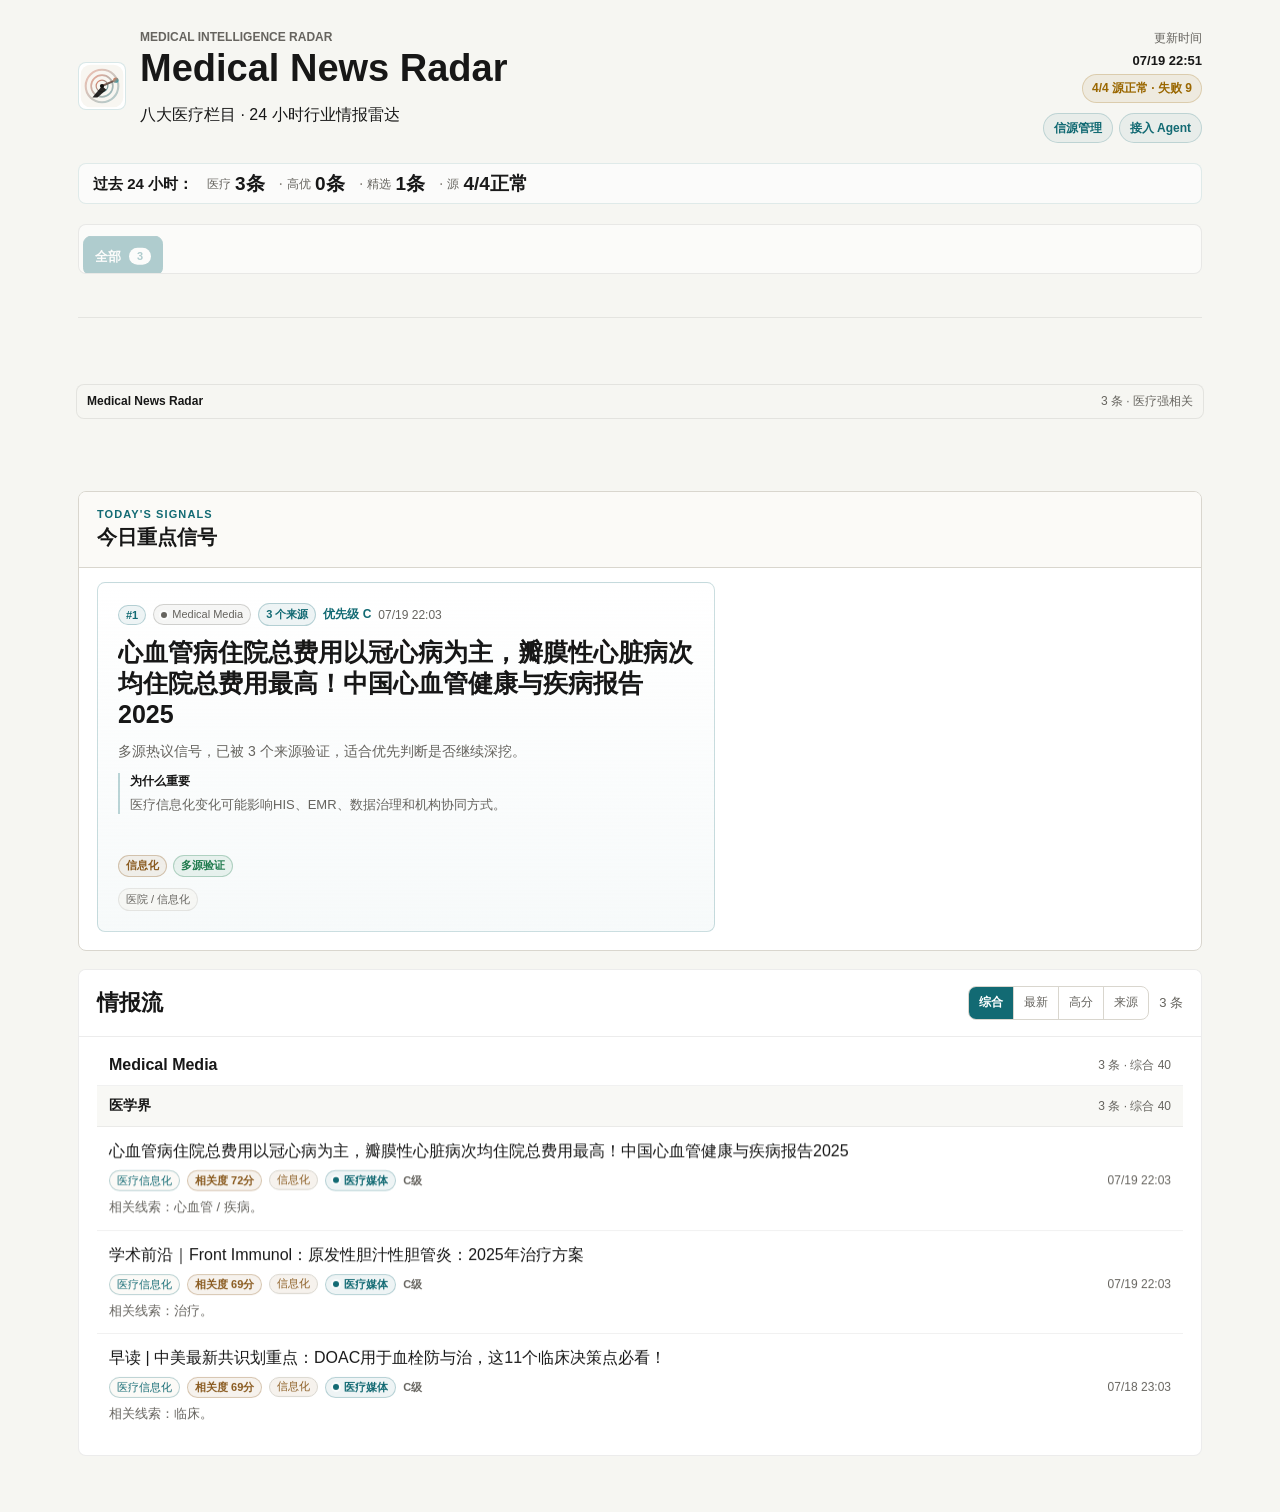
<file: index.html>
<!doctype html>
<html lang="zh-CN">
  <head>
    <meta charset="UTF-8" />
    <meta name="viewport" content="width=device-width, initial-scale=1.0" />
    <title>Medical News Radar｜24 小时医疗情报雷达</title>
    <meta
      name="description"
      content="自动整理过去 24 小时值得看的医疗、公共卫生、临床研究与行业动态；帮你从一堆信源里筛选出高价值医疗情报。"
    />
    <link rel="canonical" href="https://xavier9802.github.io/medical-news-radar/" />
    <meta property="og:title" content="Medical News Radar｜24 小时医疗情报雷达" />
    <meta
      property="og:description"
      content="自动整理过去 24 小时值得看的医疗、公共卫生、临床研究与行业动态；帮你从一堆信源里筛选出高价值医疗情报。"
    />
    <meta property="og:type" content="website" />
    <meta property="og:url" content="https://xavier9802.github.io/medical-news-radar/" />
    <meta property="og:site_name" content="Medical News Radar" />
    <meta name="application-name" content="Medical News Radar" />
    <meta name="theme-color" content="#f6f6f2" />
    <meta name="mobile-web-app-capable" content="yes" />
    <meta name="apple-mobile-web-app-title" content="Medical News Radar" />
    <meta name="apple-mobile-web-app-capable" content="yes" />
    <meta name="apple-mobile-web-app-status-bar-style" content="default" />
    <meta name="twitter:card" content="summary" />
    <meta name="twitter:title" content="Medical News Radar｜24 小时医疗情报雷达" />
    <meta
      name="twitter:description"
      content="自动整理过去 24 小时值得看的医疗、公共卫生、临床研究与行业动态；帮你从一堆信源里筛选出高价值医疗情报。"
    />
    <link rel="icon" href="./assets/logo.svg" type="image/svg+xml" />
    <link rel="icon" href="./assets/icons/favicon-32.png" sizes="32x32" type="image/png" />
    <link rel="apple-touch-icon" href="./assets/icons/apple-touch-icon.png" sizes="180x180" />
    <link rel="manifest" href="./site.webmanifest" />
    <link rel="stylesheet" href="./assets/styles.css?v=ui-polish-0626a" />
  </head>
  <body>
    <main class="shell">
      <header class="hero">
        <div class="hero-main">
          <div class="hero-headline">
            <img class="hero-logo" src="./assets/logo.svg" alt="Medical News Radar Logo" />
            <div>
              <p class="hero-tag">MEDICAL INTELLIGENCE RADAR</p>
              <h1>Medical News Radar</h1>
              <p class="hero-sub">八大医疗栏目 · 24 小时行业情报雷达</p>
            </div>
          </div>
        </div>
        <div class="hero-meta">
          <span class="updated-label">更新时间</span>
          <span class="updated" id="updatedAt">加载中...</span>
          <span class="source-status-pill" id="sourceStatusPill">源状态加载中</span>
          <div class="hero-links" aria-label="项目入口">
            <a class="hero-link" href="./sources.html">信源管理</a>
            <a
              class="hero-link"
              href="https://github.com/xavier9802/medical-news-radar"
              target="_blank"
              rel="noopener noreferrer"
            >接入 Agent</a>
          </div>
        </div>

        <section class="stats" id="stats"></section>

        <section class="section-nav-wrap" aria-label="内容栏目">
          <div class="section-tabs" id="sectionTabs" role="tablist" aria-label="医疗新闻栏目"></div>
          <div class="section-summary" id="sectionSummary">正在整理栏目...</div>
        </section>
      </header>

      <section class="primary-controls">
        <input id="searchInput" type="search" placeholder="搜索医疗信号 / 来源" />
        <div class="mode-hint" id="modeHint">医疗强相关</div>
      </section>

      <div class="sticky-summary-bar" aria-label="当前视图摘要">
        <strong>Medical News Radar</strong>
        <span id="stickySummaryText">正在整理 24 小时信号...</span>
      </div>

      <details class="advanced-panel">
        <summary>
          <span>高级筛选</span>
          <span class="advanced-summary" id="advancedSummary">加载中...</span>
        </summary>
        <div class="advanced-content">
          <div class="advanced-controls">
            <label class="field">
              <span>时间范围</span>
              <select id="timeRangeSelect" aria-label="时间范围">
                <option value="24h">过去 24 小时</option>
              </select>
            </label>
            <label class="field">
              <span>来源类型</span>
              <select id="sourceTypeSelect">
                <option value="">全部来源</option>
                <option value="official">官方 / 一手</option>
                <option value="media">精选媒体 / 期刊</option>
                <option value="community">社区 / 学术</option>
                <option value="rss">RSS / OPML</option>
                <option value="aggregate">聚合源</option>
                
                
              </select>
            </label>
            <label class="field">
              <span>内容类型</span>
              <select id="sectionSelect"></select>
            </label>
            <label class="field">
              <span>信号等级</span>
              <select id="signalLevelSelect">
                <option value="">全部信号</option>
                <option value="high">高优先级</option>
                <option value="curated">精选 / 官方</option>
                <option value="multi">多源验证</option>
              </select>
            </label>
            <label class="field">
              <span>具体来源</span>
              <select id="siteSelect">
                <option value="">全部站点</option>
              </select>
            </label>
            <div class="field">
              <span>医疗相关度</span>
              <div class="mode-switch">
                <button id="modeAiBtn" class="mode-btn active" type="button">医疗强相关</button>
                <button id="modeAllBtn" class="mode-btn" type="button">全量</button>
              </div>
            </div>
            <label id="allDedupeWrap" class="all-dedupe" for="allDedupeToggle">
              <input id="allDedupeToggle" type="checkbox" checked />
              <span class="all-dedupe-dot"></span>
              <span id="allDedupeLabel">去重开</span>
            </label>
          </div>
          <div class="source-health" id="sourceHealth">源状态加载中...</div>
          <details class="source-detail-panel">
            <summary>查看源状态详情</summary>
            <div class="source-health-details" id="sourceHealthDetails"></div>
            <section class="coverage-strip" id="coverageStrip" aria-label="Source coverage status"></section>
            <section class="source-status-table" id="sourceStatusTable" aria-label="源状态详情"></section>
            <section class="site-pills" id="sitePills"></section>
          </details>
        </div>
      </details>

      <section class="bole-picks-wrap" aria-label="今日 Top 3" id="bolePicksWrap">
        <div class="bole-picks-head">
          <div>
            <p class="section-eyebrow">TODAY'S SIGNALS</p>
            <h2 id="topStoriesTitle">今日重点信号</h2>
          </div>
          <div class="bole-head-tools">
            <div class="bole-view-toggle" id="boleViewToggle" hidden>
              <button id="boleHotBtn" class="mode-btn" type="button">当前热点</button>
              <button id="boleTimelineBtn" class="mode-btn" type="button">时间线</button>
            </div>
            <span id="bolePicksMeta">按评分排序</span>
          </div>
        </div>
        <div id="bolePicksList" class="bole-board"></div>
      </section>

      <section class="list-wrap">
        <div class="list-head">
          <h2 id="listTitle">全量医疗情报源</h2>
          <div class="list-head-tools">
            <div class="list-sort-tools" id="listSortTools" role="group" aria-label="全量列表排序">
              <button class="list-sort-btn active" type="button" data-sort="priority" title="综合来源权重、医疗相关度、新鲜度与信号强度">综合</button>
              <button class="list-sort-btn" type="button" data-sort="latest" title="按发布时间或发现时间倒序">最新</button>
              <button class="list-sort-btn" type="button" data-sort="ai" title="按高医疗相关度信号倒序">高分</button>
              <button class="list-sort-btn" type="button" data-sort="source" title="按来源聚合度整理">来源</button>
            </div>
            <span id="resultCount">0 条</span>
          </div>
        </div>
        <div id="newsList" class="news-list"></div>
      </section>

    </main>

    <template id="itemTpl">
      <article class="news-card">
        <a class="title" target="_blank" rel="noopener noreferrer"></a>
        <div class="meta-row">
          <span class="site"></span>
          <span class="category"></span>
          <span class="source"></span>
          <time class="time"></time>
        </div>
        <p class="news-summary"></p>
      </article>
    </template>

    <script src="https://cdn.jsdelivr.net/npm/gsap@3.13.0/dist/gsap.min.js" integrity="sha384-HOvlOYPIs/zjoIkWUGXkVmXsjr8GuZLV+Q+rcPwmJOVZVpvTSXQChiN4t9Euv9Vc" crossorigin="anonymous" defer></script>
    <script src="./assets/motion.js?v=ui-adjustment-0620a" defer></script>
    <script src="./assets/runtime-config.js?v=medical-source-v2" defer></script>
    <script src="./assets/app.js?v=medical-source-v2" defer></script>
  </body>
</html>
</file>
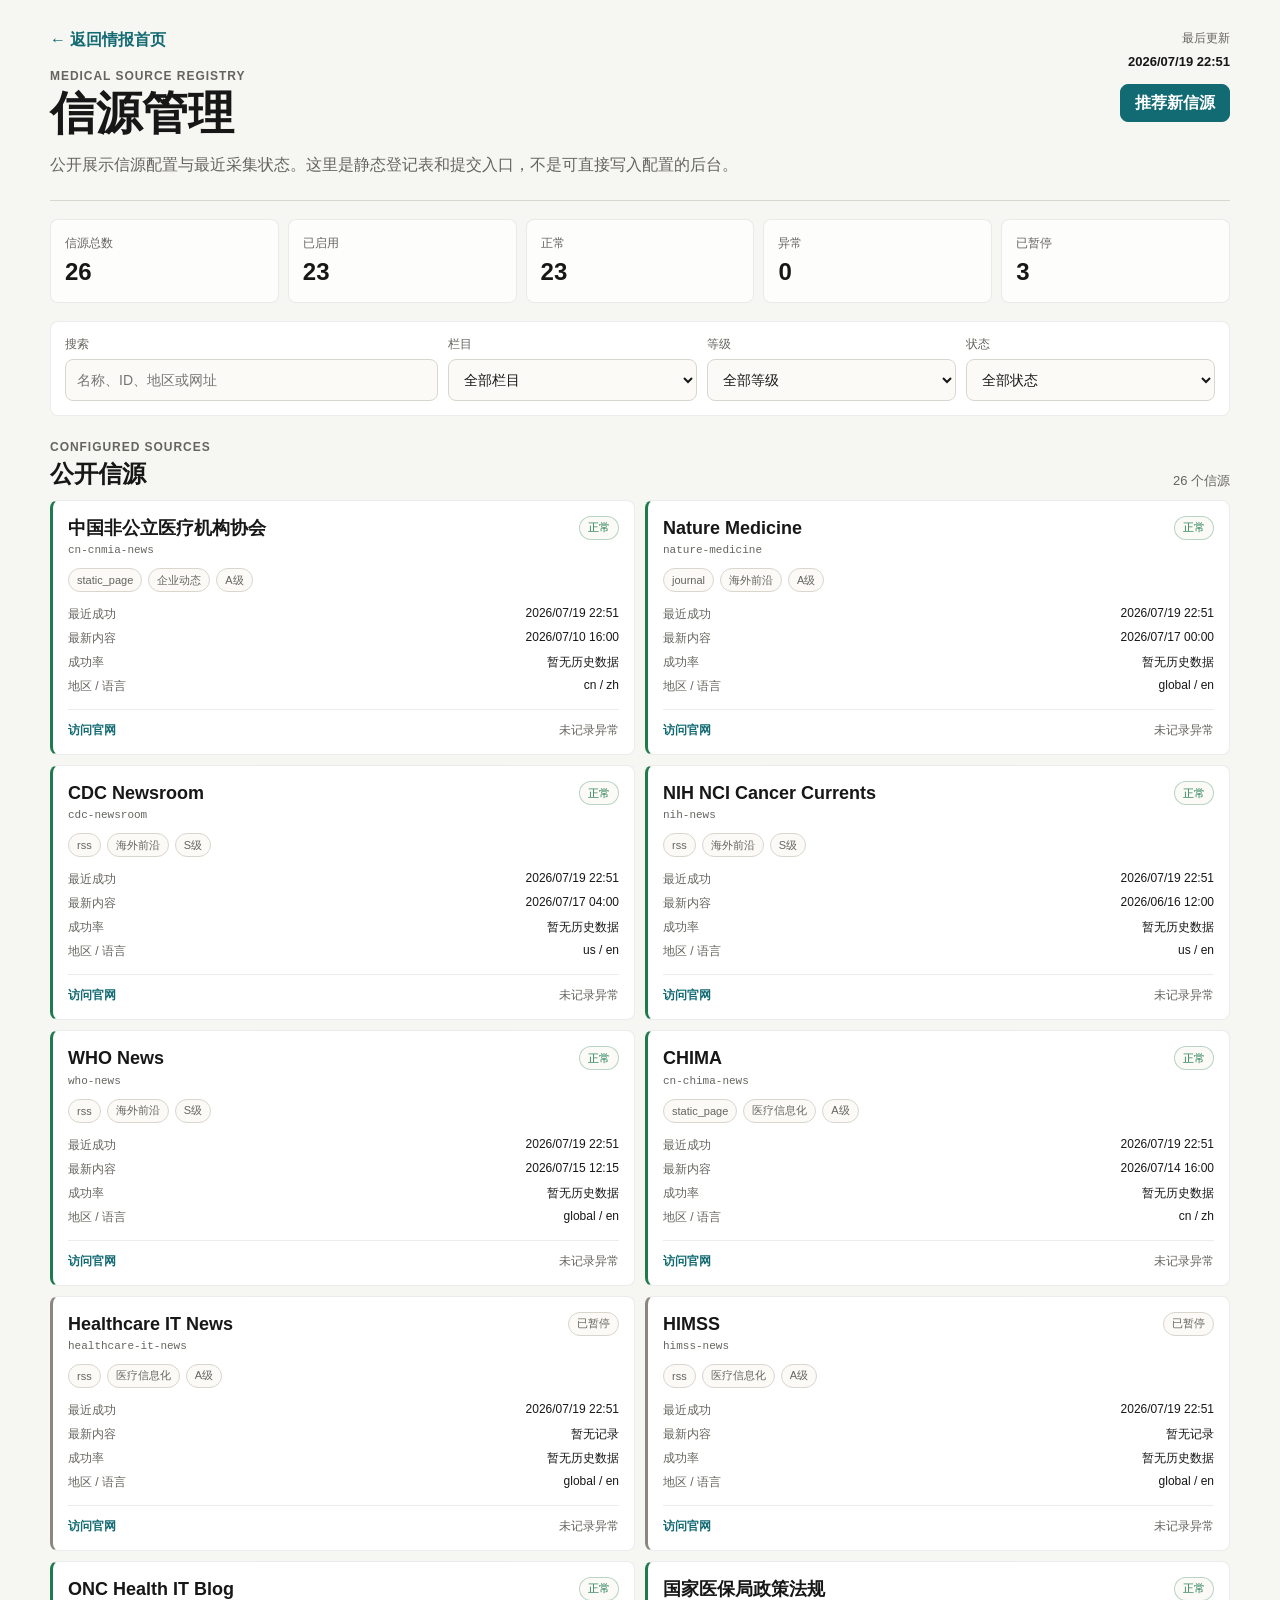
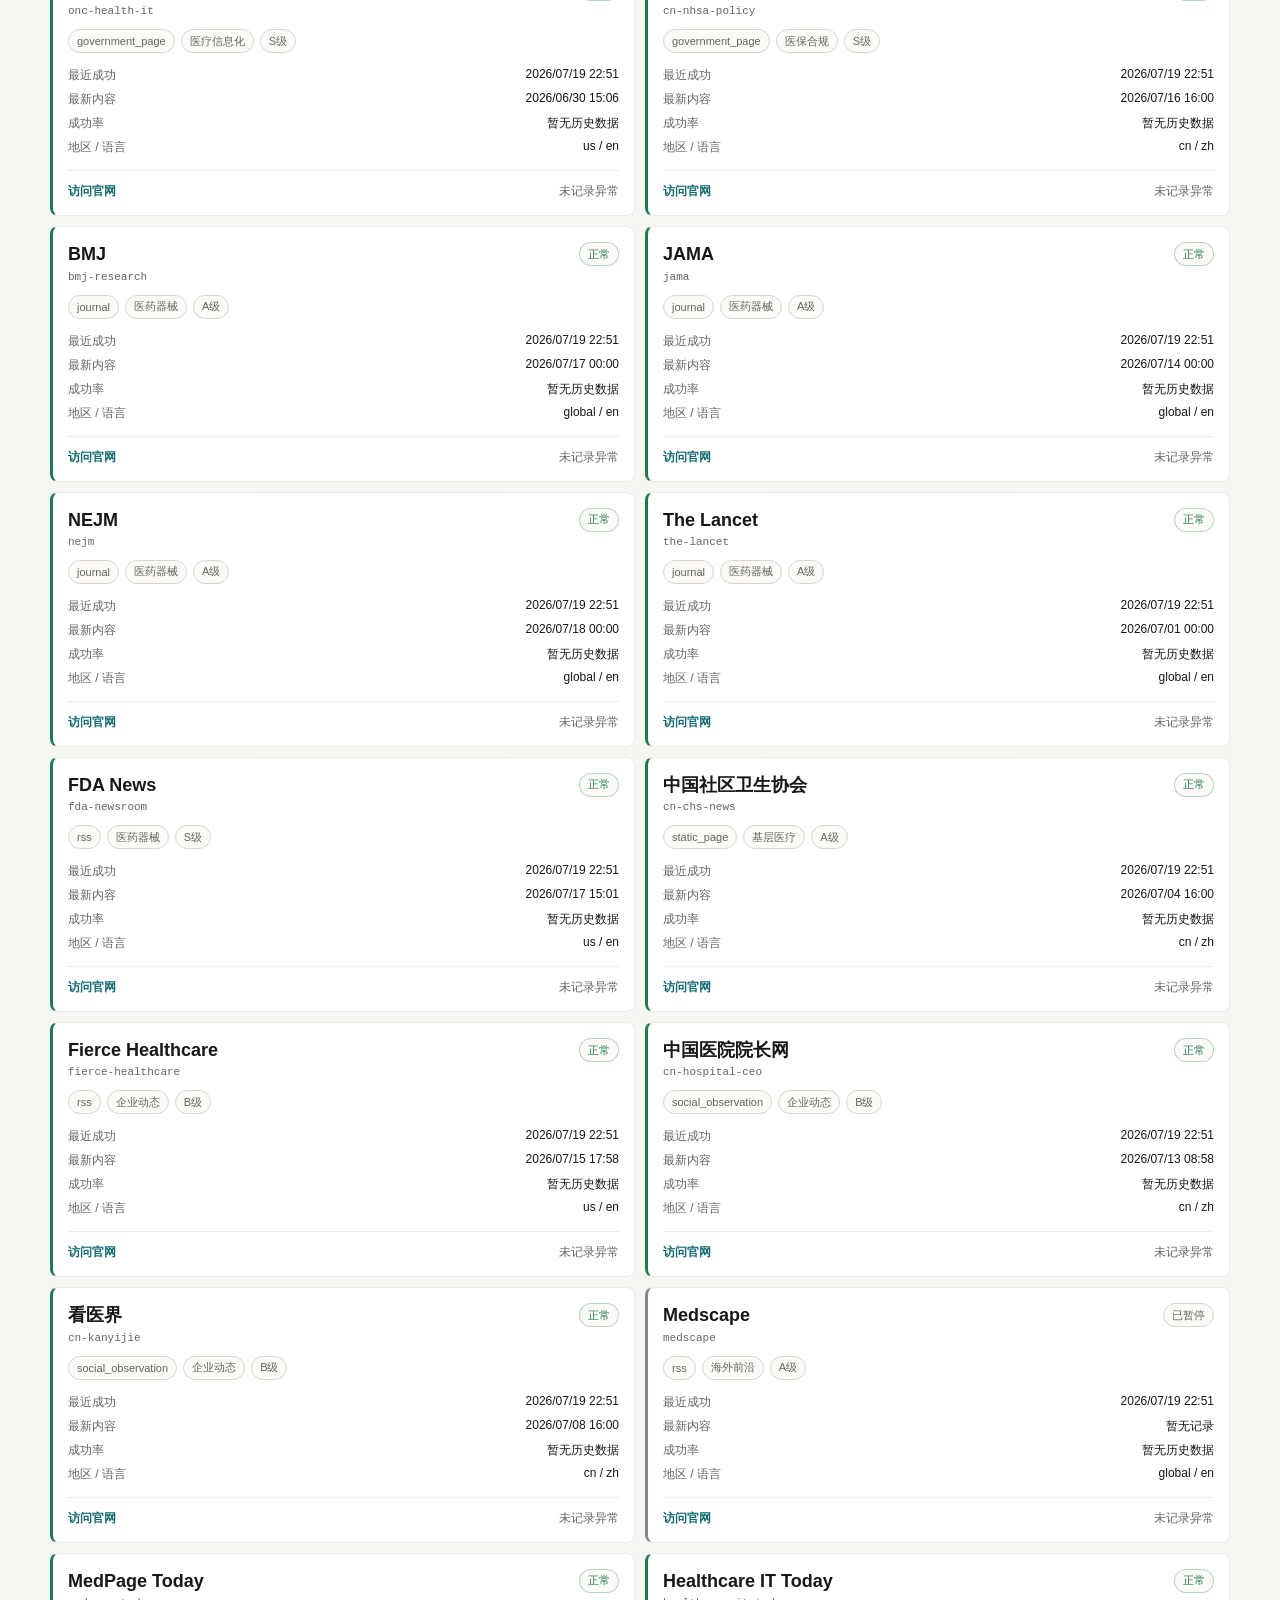
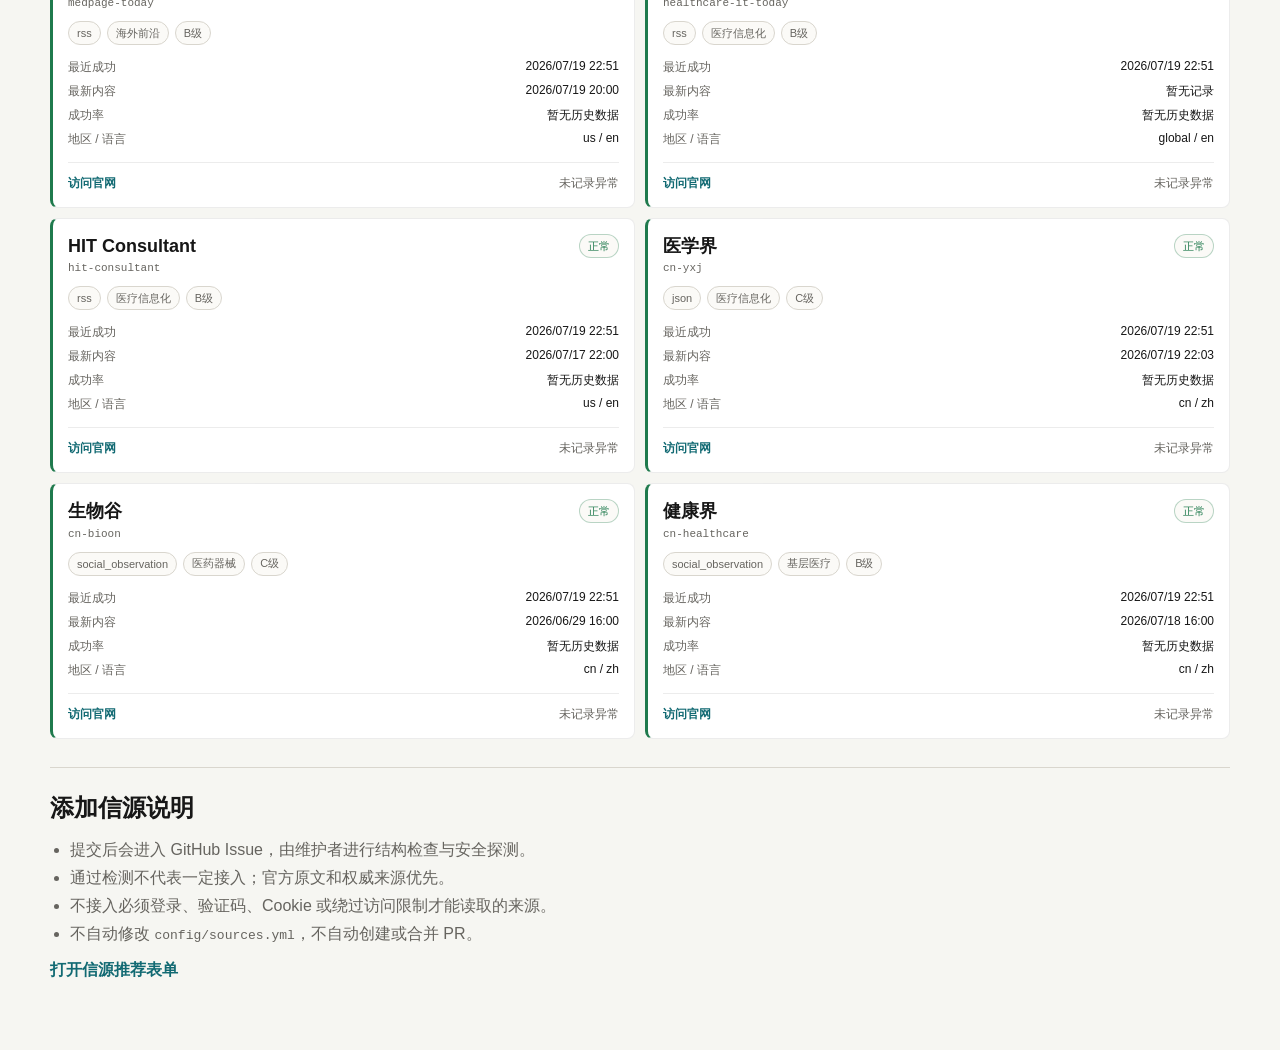
<file: sources.html>
<!doctype html>
<html lang="zh-CN">
  <head>
    <meta charset="UTF-8" />
    <meta name="viewport" content="width=device-width, initial-scale=1.0" />
    <title>信源管理｜Medical News Radar</title>
    <meta name="description" content="查看 Medical News Radar 的公开信源、栏目、等级与最近采集状态。" />
    <meta name="theme-color" content="#f6f6f2" />
    <link rel="icon" href="./assets/logo.svg" type="image/svg+xml" />
    <link rel="stylesheet" href="./assets/styles.css?v=medical-source-v1" />
    <link rel="stylesheet" href="./assets/sources.css?v=medical-source-v1" />
  </head>
  <body>
    <main class="source-shell">
      <header class="source-hero">
        <div class="source-hero-copy">
          <a class="source-back" href="./index.html">← 返回情报首页</a>
          <p class="source-eyebrow">MEDICAL SOURCE REGISTRY</p>
          <h1>信源管理</h1>
          <p class="source-intro">公开展示信源配置与最近采集状态。这里是静态登记表和提交入口，不是可直接写入配置的后台。</p>
        </div>
        <div class="source-hero-actions">
          <span class="source-updated-label">最后更新</span>
          <strong id="sourceUpdatedAt">加载中…</strong>
          <a
            class="source-recommend"
            href="https://github.com/xavier9802/medical-news-radar/issues/new?template=source-request.yml"
            target="_blank"
            rel="noopener noreferrer"
          >推荐新信源</a>
        </div>
      </header>

      <section class="source-stats" id="sourceStats" aria-label="信源统计"></section>

      <section class="source-filters" aria-label="筛选信源">
        <label>
          <span>搜索</span>
          <input id="sourceSearch" type="search" placeholder="名称、ID、地区或网址" />
        </label>
        <label>
          <span>栏目</span>
          <select id="sourceCategoryFilter">
            <option value="">全部栏目</option>
            <option value="policy">政策监管</option>
            <option value="medical_ai">医疗AI</option>
            <option value="primary_care">基层医疗</option>
            <option value="insurance_compliance">医保合规</option>
            <option value="health_it">医疗信息化</option>
            <option value="pharma_device">医药器械</option>
            <option value="company_market">企业动态</option>
            <option value="global_healthtech">海外前沿</option>
          </select>
        </label>
        <label>
          <span>等级</span>
          <select id="sourceTierFilter">
            <option value="">全部等级</option>
            <option value="s">S级</option>
            <option value="a">A级</option>
            <option value="b">B级</option>
            <option value="c">C级</option>
          </select>
        </label>
        <label>
          <span>状态</span>
          <select id="sourceStatusFilter">
            <option value="">全部状态</option>
            <option value="healthy">正常</option>
            <option value="warning">注意</option>
            <option value="failed">异常</option>
            <option value="disabled">已暂停</option>
            <option value="unknown">未知</option>
          </select>
        </label>
      </section>

      <section class="source-results">
        <header class="source-results-head">
          <div>
            <p class="source-eyebrow">CONFIGURED SOURCES</p>
            <h2>公开信源</h2>
          </div>
          <span id="sourceResultCount">0 个信源</span>
        </header>
        <div class="source-list" id="sourceList">
          <div class="source-empty">正在加载信源状态…</div>
        </div>
      </section>

      <aside class="source-guidance">
        <h2>添加信源说明</h2>
        <ul>
          <li>提交后会进入 GitHub Issue，由维护者进行结构检查与安全探测。</li>
          <li>通过检测不代表一定接入；官方原文和权威来源优先。</li>
          <li>不接入必须登录、验证码、Cookie 或绕过访问限制才能读取的来源。</li>
          <li>不自动修改 <code>config/sources.yml</code>，不自动创建或合并 PR。</li>
        </ul>
        <a
          href="https://github.com/xavier9802/medical-news-radar/issues/new?template=source-request.yml"
          target="_blank"
          rel="noopener noreferrer"
        >打开信源推荐表单</a>
      </aside>
    </main>

    <script src="./assets/runtime-config.js?v=medical-source-v1"></script>
    <script src="./assets/sources.js?v=medical-source-v1"></script>
  </body>
</html>
</file>
<file: assets/styles.css>
:root {
  --bg: #f6f6f2;
  --bg-alt: #eeecea;
  --surface: #ffffff;
  --surface-soft: #fbfaf7;
  --surface-alt: #f4f2ef;
  --ink: #171717;
  --ink-soft: #3f3d39;
  --muted: #66645f;
  --muted-soft: #8b8780;
  --line: #d9d6ce;
  --line-soft: rgba(23, 23, 23, 0.08);
  --accent: #126a73;
  --accent-warm: #b55231;
  --good: #1f7a4d;
  --warn: #9a6700;
  --bad: #b42318;
  --radius: 8px;
}

* {
  box-sizing: border-box;
}

html,
body {
  margin: 0;
  min-height: 100%;
  font-family: -apple-system, BlinkMacSystemFont, "Segoe UI", "Noto Sans SC", "Microsoft YaHei", sans-serif;
  color: var(--ink);
  background: var(--bg);
}

button,
input,
select {
  font: inherit;
}

button {
  cursor: pointer;
}

.shell {
  max-width: 1160px;
  margin: 0 auto;
  padding: 30px 18px 56px;
}

.hero {
  display: grid;
  grid-template-columns: minmax(0, 1fr) auto;
  gap: 18px 28px;
  padding-bottom: 14px;
  border-bottom: 1px solid var(--line-soft);
}

.hero-main {
  min-width: 0;
}

.hero-headline {
  display: flex;
  gap: 14px;
  align-items: center;
}

.hero-headline > div {
  min-width: 0;
}

.hero-logo {
  width: 48px;
  height: 48px;
  border: 1px solid rgba(18, 106, 115, 0.16);
  border-radius: var(--radius);
  background: var(--surface);
}

.hero-tag {
  margin: 0;
  font-size: 12px;
  letter-spacing: 0;
  color: var(--muted);
  font-weight: 720;
}

.hero h1 {
  margin: 4px 0 0;
  font-size: 38px;
  line-height: 1.08;
  overflow-wrap: break-word;
}

.hero-meta {
  align-self: start;
  display: grid;
  gap: 6px;
  min-width: 178px;
  padding: 0;
  border: 0;
  border-radius: var(--radius);
  background: transparent;
  justify-items: end;
  text-align: right;
}

.updated-label {
  color: var(--muted);
  font-size: 12px;
}

.updated {
  color: var(--ink);
  font-size: 13px;
  font-weight: 700;
}

.source-status-pill {
  display: inline-flex;
  width: max-content;
  max-width: 100%;
  align-items: center;
  gap: 6px;
  border: 1px solid rgba(31, 122, 77, 0.18);
  border-radius: 999px;
  padding: 5px 9px;
  color: var(--good);
  background: rgba(31, 122, 77, 0.07);
  font-size: 12px;
  font-weight: 740;
}

.source-status-pill.warn {
  color: var(--warn);
  border-color: rgba(154, 103, 0, 0.22);
  background: rgba(154, 103, 0, 0.08);
}

.source-status-pill.bad {
  color: var(--bad);
  border-color: rgba(180, 35, 24, 0.22);
  background: rgba(180, 35, 24, 0.07);
}

.hero-links {
  display: flex;
  flex-wrap: wrap;
  justify-content: flex-end;
  gap: 6px;
  margin-top: 4px;
}

.hero-link {
  display: inline-flex;
  align-items: center;
  justify-content: center;
  min-height: 30px;
  border: 1px solid rgba(18, 106, 115, 0.2);
  border-radius: 999px;
  padding: 5px 10px;
  color: var(--accent);
  background: rgba(18, 106, 115, 0.06);
  font-size: 12px;
  font-weight: 740;
  line-height: 1;
  text-decoration: none;
  white-space: nowrap;
}

.hero-link:hover {
  border-color: rgba(18, 106, 115, 0.36);
  background: rgba(18, 106, 115, 0.1);
}

.stats {
  grid-column: 1 / -1;
  display: flex;
  min-width: 0;
  flex-wrap: nowrap;
  align-items: center;
  gap: clamp(6px, 1.2vw, 14px);
  margin-top: 2px;
  border: 1px solid rgba(18, 106, 115, 0.12);
  border-radius: var(--radius);
  padding: 10px 14px;
  background: rgba(255, 255, 255, 0.58);
  overflow: hidden;
  white-space: nowrap;
}

.section-nav-wrap {
  grid-column: 1 / -1;
  display: grid;
  gap: 10px;
  padding-top: 2px;
}

.section-tabs {
  display: flex;
  gap: 4px;
  align-items: center;
  overflow-x: auto;
  scrollbar-width: none;
  -webkit-overflow-scrolling: touch;
  border: 1px solid var(--line-soft);
  border-radius: var(--radius);
  padding: 4px;
  background: rgba(255, 255, 255, 0.52);
}

.section-tabs::-webkit-scrollbar {
  display: none;
}

.section-tab {
  flex: 0 0 auto;
  min-height: 40px;
  display: inline-flex;
  align-items: center;
  gap: 8px;
  border: 1px solid transparent;
  border-radius: var(--radius);
  padding: 0 11px;
  color: var(--muted);
  background: transparent;
  font-size: 13px;
}

.section-tab span,
.section-tab strong {
  line-height: 1;
  white-space: nowrap;
}

.section-tab strong {
  min-width: 22px;
  border-radius: 999px;
  padding: 3px 6px;
  color: var(--accent);
  background: transparent;
  font-size: 11px;
  text-align: center;
}

.section-tab.active {
  color: #fff;
  border-color: var(--accent);
  background: var(--accent);
  font-weight: 780;
}

.section-tab.active strong {
  color: var(--accent);
  background: #fff;
}

.section-summary {
  min-width: 0;
  border: 0;
  border-radius: 0;
  padding: 0 2px;
  color: var(--muted);
  background: transparent;
  font-size: 13px;
  line-height: 1.45;
  overflow-wrap: anywhere;
}

.stat {
  min-width: 0;
  display: inline-flex;
  flex: 0 1 auto;
  align-items: center;
  gap: 4px;
  border: 0;
  background: transparent;
  border-radius: 0;
  padding: 0;
}

.stat-prefix {
  flex: 0 0 auto;
  color: var(--ink);
  font-size: clamp(13px, 1.35vw, 15px);
  line-height: 1;
  font-weight: 780;
  white-space: nowrap;
}

.stat .k {
  font-size: 12px;
  line-height: 1;
  color: var(--muted);
  white-space: nowrap;
}

.stat .v {
  margin-top: 0;
  font-size: clamp(15px, 1.65vw, 19px);
  line-height: 1;
  font-weight: 820;
  font-variant-numeric: tabular-nums;
  white-space: nowrap;
}

.stat + .stat::before {
  content: "·";
  color: var(--muted-soft);
  margin-right: 0;
}

.coverage-strip {
  grid-column: 1 / -1;
  display: grid;
  grid-template-columns: repeat(3, minmax(0, 1fr));
  gap: 8px;
  padding: 0 12px 12px;
}

.coverage-card {
  min-width: 0;
  display: grid;
  gap: 4px;
  border: 1px solid var(--line);
  border-radius: var(--radius);
  padding: 10px 11px;
  background: var(--surface-soft);
}

.coverage-card strong {
  min-width: 0;
  color: var(--ink);
  font-size: 17px;
  line-height: 1.15;
  overflow-wrap: anywhere;
}

.coverage-label,
.coverage-meta {
  min-width: 0;
  color: var(--muted);
  font-size: 11px;
  line-height: 1.3;
  overflow-wrap: anywhere;
}

.coverage-card.ok strong {
  color: var(--good);
}

.coverage-card.warn strong {
  color: var(--warn);
}

.coverage-card.signal {
  border-color: rgba(18, 106, 115, 0.3);
}

.coverage-card.official {
  border-color: rgba(31, 122, 77, 0.28);
}

.coverage-card.builders {
  border-color: rgba(181, 82, 49, 0.32);
}

.coverage-card.creator {
  border-color: rgba(135, 72, 96, 0.3);
}

.coverage-card.aggregate {
  border-color: rgba(102, 100, 95, 0.32);
}

.coverage-card.private {
  border-color: rgba(154, 103, 0, 0.3);
}

.primary-controls {
  margin-top: 14px;
  display: grid;
  grid-template-columns: minmax(0, 1fr) auto;
  gap: 12px;
  align-items: center;
}

input,
select {
  width: 100%;
  border: 1px solid var(--line);
  background: var(--surface);
  color: var(--ink);
  border-radius: var(--radius);
  padding: 11px 12px;
  font-size: 14px;
}

input:focus,
select:focus,
button:focus-visible,
summary:focus-visible {
  outline: 2px solid rgba(18, 106, 115, 0.35);
  outline-offset: 2px;
}

.mode-hint {
  color: var(--muted);
  font-size: 13px;
  white-space: nowrap;
}

.sticky-summary-bar {
  position: sticky;
  z-index: 9;
  top: 0;
  display: flex;
  min-width: 0;
  align-items: center;
  justify-content: space-between;
  gap: 12px;
  margin: 12px -2px 0;
  border: 1px solid rgba(23, 23, 23, 0.08);
  border-radius: var(--radius);
  padding: 8px 10px;
  color: var(--muted);
  background: rgba(246, 246, 242, 0.88);
  backdrop-filter: blur(12px);
  font-size: 12px;
}

.sticky-summary-bar strong {
  flex: 0 0 auto;
  color: var(--ink);
  font-size: 12px;
}

.sticky-summary-bar span {
  min-width: 0;
  overflow: hidden;
  text-align: right;
  text-overflow: ellipsis;
  white-space: nowrap;
}

.advanced-panel {
  margin-top: 12px;
  border: 1px solid rgba(23, 23, 23, 0.08);
  border-radius: var(--radius);
  background: rgba(251, 250, 247, 0.66);
}

.advanced-panel > summary {
  position: relative;
  display: flex;
  justify-content: space-between;
  gap: 12px;
  align-items: center;
  padding: 11px 14px 11px 40px;
  color: var(--ink);
  font-size: 14px;
  font-weight: 700;
  list-style: none;
  cursor: pointer;
}

.advanced-panel:not([open]) > summary {
  color: var(--muted);
  font-weight: 650;
}

.advanced-panel > summary::-webkit-details-marker {
  display: none;
}

.advanced-panel > summary::before {
  content: "+";
  width: 18px;
  height: 18px;
  position: absolute;
  left: 14px;
  top: 50%;
  transform: translateY(-50%);
  display: grid;
  place-items: center;
  border: 1px solid var(--line);
  border-radius: 50%;
  color: var(--muted);
  font-weight: 700;
}

.advanced-panel > summary > span:first-child {
  min-width: 0;
}

.advanced-panel[open] > summary::before {
  content: "-";
}

.advanced-summary {
  color: var(--muted);
  font-size: 12px;
  font-weight: 400;
  white-space: nowrap;
}

.advanced-content {
  display: grid;
  gap: 14px;
  padding: 0 14px 14px;
  border-top: 1px solid var(--line-soft);
}

.advanced-controls {
  display: grid;
  grid-template-columns: repeat(4, minmax(0, 1fr));
  gap: 10px;
  align-items: end;
  padding-top: 14px;
}

.field {
  display: grid;
  gap: 6px;
  color: var(--muted);
  font-size: 12px;
}

.mode-switch {
  display: inline-flex;
  border: 1px solid var(--line);
  border-radius: var(--radius);
  overflow: hidden;
  background: var(--surface-soft);
}

.mode-btn {
  min-height: 40px;
  border: 0;
  border-left: 1px solid var(--line);
  background: transparent;
  color: var(--muted);
  padding: 0 13px;
  font-size: 13px;
}

.mode-btn:first-child {
  border-left: 0;
}

.mode-btn.active {
  background: var(--accent);
  color: #fff;
  font-weight: 700;
}

.all-dedupe {
  display: none;
  min-height: 40px;
  align-items: center;
  gap: 8px;
  border: 1px solid var(--line);
  border-radius: var(--radius);
  padding: 0 12px;
  font-size: 13px;
  color: var(--muted);
  background: var(--surface-soft);
  cursor: pointer;
  user-select: none;
}

.all-dedupe.show {
  display: inline-flex;
}

.all-dedupe input {
  position: absolute;
  opacity: 0;
  width: 0;
  height: 0;
}

.all-dedupe-dot {
  width: 12px;
  height: 12px;
  border-radius: 50%;
  border: 1px solid rgba(23, 23, 23, 0.25);
  background: rgba(23, 23, 23, 0.16);
}

.all-dedupe input:checked + .all-dedupe-dot {
  border-color: rgba(18, 106, 115, 0.65);
  background: var(--accent);
}

.source-health {
  display: grid;
  gap: 10px;
}

.source-health-summary {
  display: flex;
  min-width: 0;
  align-items: center;
  justify-content: space-between;
  gap: 12px;
  border: 1px solid rgba(31, 122, 77, 0.16);
  border-radius: var(--radius);
  padding: 11px 12px;
  color: var(--muted);
  background: rgba(31, 122, 77, 0.05);
  font-size: 13px;
  line-height: 1.4;
}

.source-health-summary strong {
  color: var(--good);
  font-size: 15px;
}

.source-health-summary.warn {
  border-color: rgba(154, 103, 0, 0.2);
  background: rgba(154, 103, 0, 0.07);
}

.source-health-summary.warn strong {
  color: var(--warn);
}

.source-health-summary.bad {
  border-color: rgba(180, 35, 24, 0.22);
  background: rgba(180, 35, 24, 0.06);
}

.source-health-summary.bad strong {
  color: var(--bad);
}

.source-detail-panel {
  border: 1px solid var(--line-soft);
  border-radius: var(--radius);
  background: rgba(255, 255, 255, 0.48);
  overflow: hidden;
}

.source-detail-panel > summary {
  display: flex;
  align-items: center;
  justify-content: space-between;
  gap: 10px;
  padding: 10px 12px;
  color: var(--accent);
  font-size: 13px;
  font-weight: 760;
  cursor: pointer;
  list-style: none;
}

.source-detail-panel > summary::-webkit-details-marker {
  display: none;
}

.source-detail-panel > summary::after {
  content: "+";
  color: var(--muted);
  font-weight: 800;
}

.source-detail-panel[open] > summary::after {
  content: "-";
}

.source-health-details {
  display: grid;
  gap: 10px;
  padding: 0 12px 12px;
}

.health-grid {
  display: grid;
  grid-template-columns: repeat(6, minmax(0, 1fr));
  gap: 8px;
}

.health-metric {
  display: grid;
  gap: 3px;
  min-width: 0;
  border: 1px solid var(--line);
  border-radius: var(--radius);
  padding: 9px 10px;
  background: var(--surface-soft);
}

.health-metric-button {
  width: 100%;
  color: inherit;
  font: inherit;
  text-align: left;
  cursor: pointer;
}

.health-metric-button:hover,
.health-metric-button:focus-visible {
  border-color: var(--accent);
  outline: none;
}

.health-metric strong {
  font-size: 18px;
}

.health-label {
  color: var(--muted);
  font-size: 12px;
}

.health-metric.ok strong {
  color: var(--good);
}

.health-metric.warn strong {
  color: var(--warn);
}

.health-metric.bad strong {
  color: var(--bad);
}

.health-empty,
.health-ok {
  border: 1px dashed var(--line);
  border-radius: var(--radius);
  padding: 10px 12px;
  color: var(--muted);
  font-size: 13px;
}

.health-ok {
  color: var(--good);
  border-style: solid;
  background: rgba(31, 122, 77, 0.06);
}

.health-issues {
  display: grid;
  gap: 8px;
}

.health-author-list {
  border: 1px solid var(--line);
  border-radius: var(--radius);
  padding: 10px 12px;
  background: var(--surface-soft);
}

.health-author-list-title {
  font-size: 13px;
  font-weight: 700;
}

.health-author-list-meta {
  margin-top: 3px;
  color: var(--muted);
  font-size: 12px;
}

.health-author-list-items {
  display: flex;
  max-height: 220px;
  margin-top: 9px;
  gap: 6px;
  overflow: auto;
  flex-wrap: wrap;
  align-content: flex-start;
}

.health-author-list-items button {
  border: 1px solid var(--line);
  border-radius: 999px;
  padding: 3px 7px;
  color: var(--ink-soft);
  background: var(--surface);
  font: inherit;
  font-size: 12px;
  line-height: 1.25;
  cursor: pointer;
}

.health-author-list-items button:hover,
.health-author-list-items button:focus-visible {
  border-color: var(--accent);
  color: var(--accent);
  outline: none;
}

.health-issue {
  border: 1px solid rgba(180, 35, 24, 0.22);
  border-radius: var(--radius);
  padding: 10px 12px;
  background: rgba(180, 35, 24, 0.04);
}

.health-issue-title {
  color: var(--bad);
  font-size: 13px;
  font-weight: 700;
}

.health-issue ul {
  margin: 7px 0 0;
  padding-left: 18px;
  color: var(--muted);
  font-size: 12px;
  line-height: 1.45;
}

.source-status-table {
  padding: 0 12px 12px;
}

.source-table {
  display: grid;
  border: 1px solid var(--line-soft);
  border-radius: var(--radius);
  overflow: hidden;
  background: var(--surface);
}

.source-table-row {
  display: grid;
  grid-template-columns: minmax(160px, 1.4fr) minmax(96px, 0.8fr) minmax(64px, 0.5fr) minmax(56px, 0.4fr);
  gap: 10px;
  align-items: center;
  border-top: 1px solid var(--line-soft);
  padding: 9px 10px;
  color: var(--muted);
  font-size: 12px;
}

.source-table-row:first-child {
  border-top: 0;
}

.source-table-head {
  color: var(--ink-soft);
  background: rgba(246, 246, 242, 0.74);
  font-weight: 780;
}

.source-table-row span {
  min-width: 0;
  overflow: hidden;
  text-overflow: ellipsis;
  white-space: nowrap;
}

.source-table-row .ok {
  color: var(--good);
  font-weight: 760;
}

.source-table-row .bad {
  color: var(--bad);
  font-weight: 760;
}

.site-pills {
  display: flex;
  flex-wrap: wrap;
  gap: 8px;
  padding: 0 12px 12px;
}

.pill {
  border: 1px solid var(--line);
  background: var(--surface-soft);
  color: var(--ink);
  border-radius: 999px;
  padding: 6px 11px;
  cursor: pointer;
  font-size: 12px;
}

.pill.active {
  background: rgba(18, 106, 115, 0.11);
  border-color: rgba(18, 106, 115, 0.5);
  color: var(--accent);
  font-weight: 700;
}

.bole-picks-wrap,
.list-wrap,
.waytoagi-wrap {
  margin-top: 18px;
  border: 1px solid var(--line-soft);
  border-radius: var(--radius);
  background: var(--surface);
  overflow: hidden;
}

.list-wrap {
  background: var(--surface);
}

/* 双色交替：WaytoAGI 版块用深一档的底色，与伯乐精选 / AI信号流形成节奏感 */
.waytoagi-wrap {
  background: var(--bg-alt);
  border-color: rgba(23, 23, 23, 0.12);
}

.bole-picks-head,
.list-head,
.waytoagi-head {
  padding: 16px 18px;
  display: flex;
  flex-wrap: nowrap;
  justify-content: space-between;
  align-items: center;
  gap: 12px;
  border-bottom: 1px solid var(--line-soft);
  background: var(--surface);
}

/* WaytoAGI header 用对应的深档底色 */
.waytoagi-head {
  background: var(--surface-alt);
  border-bottom-color: rgba(23, 23, 23, 0.1);
}

.bole-picks-head h2,
.list-head h2,
.waytoagi-head h2 {
  margin: 0;
  font-size: 22px;
}

#bolePicksMeta,
#resultCount,
#waytoagiUpdatedAt {
  color: var(--muted);
  font-size: 13px;
  white-space: nowrap;
}

#bolePicksMeta {
  display: none;
}

.list-head-tools {
  display: flex;
  align-items: center;
  justify-content: flex-end;
  gap: 10px;
  min-width: 0;
  flex-wrap: wrap;
}

.list-sort-tools {
  display: inline-flex;
  max-width: 100%;
  border: 1px solid var(--line);
  border-radius: var(--radius);
  overflow: hidden;
  background: var(--surface);
}

.list-sort-btn {
  min-height: 32px;
  border: 0;
  border-left: 1px solid var(--line);
  padding: 0 10px;
  background: transparent;
  color: var(--muted);
  cursor: pointer;
  font-size: 12px;
  white-space: nowrap;
}

.list-sort-btn:first-child {
  border-left: 0;
}

.list-sort-btn.active {
  background: var(--accent);
  color: #fff;
  font-weight: 780;
}

.section-eyebrow {
  margin: 0 0 4px;
  color: var(--accent);
  font-size: 11px;
  font-weight: 800;
  letter-spacing: 0.1em;
}

.bole-picks-wrap {
  position: relative;
  border-color: var(--line);
  background: var(--surface);
  box-shadow: none;
}

.bole-picks-head {
  position: relative;
  border-bottom-color: var(--line);
  background: var(--surface-soft);
}

.bole-picks-head > div:first-child {
  flex: 0 0 auto;
  min-width: max-content;
}

.bole-picks-head h2 {
  font-size: 20px;
  letter-spacing: 0;
  white-space: nowrap;
}

.bole-head-tools {
  display: flex;
  align-items: center;
  gap: 10px;
  min-width: 0;
  flex-wrap: nowrap;
  justify-content: flex-end;
  flex: 1 1 auto;
  overflow: hidden;
}

.bole-view-toggle {
  flex: 0 0 auto;
  display: flex;
  border: 1px solid var(--line);
  border-radius: var(--radius);
  overflow: hidden;
  background: var(--surface);
}

.bole-view-toggle .mode-btn {
  min-height: 32px;
  font-size: 12.5px;
  cursor: pointer;
}

.bole-view-toggle[hidden] {
  display: none;
}

.bole-more-btn,
.list-more-btn {
  display: block;
  width: calc(100% - 32px);
  margin: 0 16px 16px;
  border: 1px solid var(--line);
  border-radius: var(--radius);
  background: var(--surface);
  color: var(--accent);
  cursor: pointer;
  font-size: 13px;
  font-weight: 760;
  min-height: 38px;
}

.bole-more-btn:hover,
.list-more-btn:hover {
  border-color: rgba(18, 106, 115, 0.38);
  background: rgba(18, 106, 115, 0.06);
}

.list-more-btn {
  margin-top: 12px;
}

.bole-board {
  display: grid;
  grid-template-columns: minmax(320px, 1.02fr) minmax(360px, 0.98fr);
  gap: 12px;
  padding: 14px 16px 16px;
}

.bole-lead-wrap {
  position: relative;
  min-width: 0;
}

.bole-ribbon {
  position: absolute;
  z-index: 2;
  top: 12px;
  left: 12px;
  border: 1px solid rgba(18, 106, 115, 0.22);
  border-radius: 999px;
  padding: 4px 8px;
  color: var(--accent);
  background: rgba(255, 255, 255, 0.9);
  font-size: 11px;
  font-weight: 800;
}

.bole-lead-card {
  min-height: 220px;
  height: 100%;
  display: grid;
  align-content: start;
  gap: 12px;
  padding: 72px 18px 18px;
  border: 1px solid rgba(18, 106, 115, 0.2);
  border-radius: var(--radius);
  color: var(--ink);
  text-decoration: none;
  background: linear-gradient(180deg, #ffffff 0%, var(--surface-soft) 100%);
  transition: border-color 180ms ease, background 180ms ease;
}

.bole-lead-card:hover {
  border-color: rgba(18, 106, 115, 0.5);
  background: #fff;
}

.bole-lead-top {
  position: absolute;
  top: 13px;
  right: 13px;
  left: 13px;
  display: flex;
  justify-content: space-between;
  gap: 12px;
  align-items: flex-start;
}

.bole-kicker {
  max-width: calc(100% - 76px);
  color: var(--muted);
  font-size: 12px;
  line-height: 1.35;
}

.bole-score-orb {
  width: 58px;
  height: 58px;
  flex: 0 0 auto;
  display: grid;
  place-items: center;
  border: 1px solid rgba(18, 106, 115, 0.24);
  border-radius: 50%;
  color: var(--accent);
  background: rgba(18, 106, 115, 0.08);
}

.bole-score-orb span {
  margin-top: 6px;
  font-size: 20px;
  line-height: 1;
  font-weight: 900;
}

.bole-score-orb small {
  margin-top: -13px;
  font-size: 10px;
  opacity: 0.82;
}

.bole-lead-title {
  max-width: 96%;
  font-size: clamp(21px, 2.35vw, 28px);
  line-height: 1.2;
  letter-spacing: -0.035em;
  font-weight: 820;
  overflow-wrap: anywhere;
}

.bole-lead-reason {
  max-width: 76ch;
  color: var(--muted);
  font-size: 13px;
  line-height: 1.5;
}

.bole-lead-foot {
  display: flex;
  flex-wrap: wrap;
  gap: 7px;
}

.bole-lead-foot span,
.bole-row-meta > span,
.bole-row-meta > strong {
  border: 1px solid var(--line);
  border-radius: 999px;
  padding: 3px 7px;
  background: var(--surface);
  color: var(--muted);
  font-size: 11px;
  line-height: 1.2;
}

.bole-side-list {
  position: relative;
  display: grid;
  gap: 8px;
  min-width: 0;
}

.bole-side-list::before {
  content: "";
  position: absolute;
  top: 8px;
  bottom: 8px;
  left: 76px;
  width: 1px;
  background: rgba(18, 106, 115, 0.22);
}

.bole-row {
  position: relative;
  display: grid;
  grid-template-columns: 62px minmax(0, 1fr);
  gap: 22px;
  align-items: stretch;
  color: var(--ink);
  text-decoration: none;
}

.bole-row::before {
  content: "";
  position: absolute;
  left: 72px;
  top: 18px;
  z-index: 1;
  width: 9px;
  height: 9px;
  border: 2px solid var(--accent);
  border-radius: 50%;
  background: var(--surface);
}

.bole-row-time {
  padding-top: 11px;
  color: var(--muted);
  font-size: 11px;
  line-height: 1.25;
  text-align: right;
}

.bole-row-body {
  min-width: 0;
  display: grid;
  gap: 6px;
  border: 1px solid var(--line);
  border-radius: var(--radius);
  padding: 10px 11px;
  background: var(--surface-soft);
  transition: border-color 160ms ease, background 160ms ease;
}

.bole-row:hover .bole-row-body {
  border-color: rgba(18, 106, 115, 0.42);
  background: #fff;
}

.bole-row-meta {
  display: flex;
  flex-wrap: wrap;
  gap: 6px;
  align-items: center;
}

.bole-row-meta > strong {
  color: var(--accent);
  background: rgba(18, 106, 115, 0.08);
}

.bole-row-meta .source-hit {
  font-weight: 720;
}

.bole-row-title {
  color: var(--ink);
  font-size: 14px;
  font-weight: 760;
  line-height: 1.42;
  overflow-wrap: anywhere;
}

.bole-row-reason {
  color: var(--muted);
  font-size: 12px;
  line-height: 1.4;
  overflow: hidden;
  display: -webkit-box;
  -webkit-line-clamp: 1;
  -webkit-box-orient: vertical;
}

.bole-empty {
  grid-column: 1 / -1;
  border: 1px dashed var(--line);
  border-radius: var(--radius);
  padding: 14px;
  color: var(--muted);
  font-size: 13px;
}

.bole-board {
  display: block;
  padding: 12px 16px 16px;
}

.top-stories-grid {
  display: grid;
  grid-template-columns: minmax(0, 1.15fr) minmax(300px, 0.85fr);
  gap: 12px;
  align-items: stretch;
  padding: 14px 18px 18px;
}

.top-stories-grid > .top-story-card.lead {
  grid-row: span 2;
}

.bole-story-panel {
  grid-column: 1 / -1;
  display: grid;
  gap: 10px;
  margin-top: 2px;
  border-top: 1px solid var(--line);
  padding-top: 12px;
}

.bole-story-panel-head {
  color: var(--muted);
  font-size: 12px;
  font-weight: 760;
}

.top-story-card {
  position: relative;
  min-width: 0;
  display: flex;
  flex-direction: column;
  gap: 11px;
  min-height: 0;
  border: 1px solid var(--line-soft);
  border-radius: var(--radius);
  padding: 15px;
  color: var(--ink);
  background: #fff;
  text-decoration: none;
  transition: border-color 160ms ease, background 160ms ease, transform 0.18s ease, box-shadow 0.18s ease;
}

.top-story-card.lead {
  min-height: 350px;
  padding: 20px;
  border-color: rgba(18, 106, 115, 0.22);
  background: linear-gradient(180deg, #fff 0%, rgba(18, 106, 115, 0.035) 100%);
}

.top-story-card:hover {
  border-color: rgba(18, 106, 115, 0.42);
  background: #fff;
}

.top-rank,
.source-count {
  width: max-content;
  border: 1px solid rgba(18, 106, 115, 0.26);
  border-radius: 999px;
  padding: 3px 7px;
  color: var(--accent);
  background: rgba(18, 106, 115, 0.07);
  font-size: 11px;
  font-weight: 840;
}

.intel-meta,
.intel-card-meta {
  display: flex;
  flex-wrap: wrap;
  gap: 7px;
  align-items: center;
  color: var(--muted);
  font-size: 12px;
}

.intel-meta strong,
.intel-score {
  color: var(--accent);
}

.intel-meta .source-chip {
  border: 1px solid var(--line);
  border-radius: 999px;
  padding: 3px 7px;
  background: rgba(255, 255, 255, 0.72);
  font-size: 11px;
  line-height: 1.25;
}

.top-story-title,
.intel-title {
  color: var(--ink);
  font-weight: 790;
  line-height: 1.38;
  letter-spacing: 0;
  overflow-wrap: anywhere;
}

.top-story-title {
  display: -webkit-box;
  font-size: 18px;
  min-height: 0;
  overflow: hidden;
  -webkit-line-clamp: 3;
  -webkit-box-orient: vertical;
}

.top-story-card.lead .top-story-title {
  font-size: 25px;
  line-height: 1.24;
  -webkit-line-clamp: 4;
}

.top-story-summary,
.intel-reason {
  margin: 0;
  color: var(--muted);
  font-size: 13px;
  line-height: 1.48;
  overflow-wrap: anywhere;
}

.top-story-summary {
  display: -webkit-box;
  min-height: 0;
  overflow: hidden;
  -webkit-line-clamp: 2;
  -webkit-box-orient: vertical;
}

.top-story-card.lead .top-story-summary {
  font-size: 14px;
  -webkit-line-clamp: 3;
}

.top-story-why {
  display: grid;
  gap: 5px;
  border-left: 2px solid rgba(18, 106, 115, 0.28);
  padding-left: 10px;
}

.top-story-why span {
  color: var(--ink);
  font-size: 12px;
  font-weight: 820;
}

.top-story-why p {
  margin: 0;
  color: var(--muted);
  font-size: 13px;
  line-height: 1.5;
}

.top-story-card.secondary .top-story-why p {
  display: -webkit-box;
  overflow: hidden;
  -webkit-line-clamp: 2;
  -webkit-box-orient: vertical;
}

.intel-tags,
.intel-card-sources,
.intel-sources {
  display: flex;
  flex-wrap: wrap;
  gap: 6px;
  align-items: center;
}

.signal-tag,
.intel-tags > span,
.intel-card-sources > span,
.intel-card-sources > strong,
.intel-sources {
  border: 1px solid var(--line);
  border-radius: 999px;
  padding: 3px 7px;
  color: var(--muted);
  background: rgba(255, 255, 255, 0.72);
  font-size: 11px;
  line-height: 1.25;
}

.intel-tags > span {
  color: var(--accent);
  border-color: rgba(18, 106, 115, 0.22);
  background: rgba(18, 106, 115, 0.07);
  font-weight: 720;
}

.signal-tag.tone-official,
.ai-tag.tone-official {
  color: var(--good);
  border-color: rgba(31, 122, 77, 0.32);
  background: rgba(31, 122, 77, 0.08);
}

.signal-tag.tone-hot,
.ai-tag.tone-hot,
.signal-tag.tone-community,
.ai-tag.tone-community {
  color: var(--accent-warm);
  border-color: rgba(181, 82, 49, 0.32);
  background: rgba(181, 82, 49, 0.08);
}

.signal-tag.tone-models,
.ai-tag.tone-models {
  color: #2a658a;
  border-color: rgba(42, 101, 138, 0.3);
  background: rgba(42, 101, 138, 0.08);
}

.signal-tag.tone-devtools,
.ai-tag.tone-devtools {
  color: var(--accent);
  border-color: rgba(18, 106, 115, 0.28);
  background: rgba(18, 106, 115, 0.08);
}

.signal-tag.tone-aggregate,
.ai-tag.tone-aggregate {
  color: #5f6b75;
  border-color: rgba(95, 107, 117, 0.28);
  background: rgba(95, 107, 117, 0.08);
}

.signal-tag.tone-research,
.ai-tag.tone-research {
  color: #6b568f;
  border-color: rgba(107, 86, 143, 0.3);
  background: rgba(107, 86, 143, 0.08);
}

.signal-tag.tone-products,
.ai-tag.tone-products {
  color: #8a5b20;
  border-color: rgba(138, 91, 32, 0.3);
  background: rgba(138, 91, 32, 0.08);
}

.signal-tag.tone-creator,
.ai-tag.tone-creator {
  color: #874860;
  border-color: rgba(135, 72, 96, 0.3);
  background: rgba(135, 72, 96, 0.08);
}

.signal-tag.tone-industry,
.ai-tag.tone-industry {
  color: #5c6258;
  border-color: rgba(92, 98, 88, 0.3);
  background: rgba(92, 98, 88, 0.08);
}

.signal-tag.tone-strong,
.ai-tag.tone-strong {
  color: var(--good);
  border-color: rgba(31, 122, 77, 0.28);
  background: rgba(31, 122, 77, 0.08);
}

.signal-tag.tone-default,
.ai-tag.tone-default {
  color: var(--muted);
  border-color: rgba(102, 100, 95, 0.26);
  background: rgba(102, 100, 95, 0.06);
}

.top-story-card .intel-tags {
  align-items: flex-end;
  align-content: flex-end;
  margin-top: auto;
  min-height: 28px;
  max-height: 28px;
  overflow: hidden;
}

.impact-row {
  display: flex;
  flex-wrap: wrap;
  gap: 6px;
  align-items: center;
  color: var(--muted);
  font-size: 11px;
}

.impact-row span {
  border: 1px solid var(--line-soft);
  border-radius: 999px;
  padding: 3px 7px;
  background: rgba(246, 246, 242, 0.72);
}

.source-chip {
  display: inline-flex;
  min-width: 0;
  align-items: center;
  gap: 5px;
}

.source-dot {
  width: 6px;
  height: 6px;
  flex: 0 0 auto;
  border-radius: 50%;
  background: currentColor;
  box-shadow: 0 0 0 2px rgba(255, 255, 255, 0.72);
}

.source-chip-label {
  min-width: 0;
  overflow: hidden;
  text-overflow: ellipsis;
  white-space: nowrap;
}

.kind-official {
  color: var(--good);
  border-color: rgba(31, 122, 77, 0.28);
  background: rgba(31, 122, 77, 0.08);
}

.kind-hot {
  color: var(--accent-warm);
  border-color: rgba(181, 82, 49, 0.3);
  background: rgba(181, 82, 49, 0.08);
}

.kind-aihub {
  color: var(--accent);
  border-color: rgba(18, 106, 115, 0.26);
  background: rgba(18, 106, 115, 0.07);
}

.kind-builders,
.kind-newsletter {
  color: var(--warn);
  border-color: rgba(154, 103, 0, 0.28);
  background: rgba(154, 103, 0, 0.07);
}

.kind-creator {
  color: #874860;
  border-color: rgba(135, 72, 96, 0.28);
  background: rgba(135, 72, 96, 0.07);
}

.kind-aggregate,
.kind-blogs,
.kind-default {
  color: var(--muted);
  border-color: rgba(102, 100, 95, 0.26);
  background: rgba(102, 100, 95, 0.06);
}

.source-chip.kind-official {
  color: var(--good);
  border-color: rgba(31, 122, 77, 0.28);
  background: rgba(31, 122, 77, 0.08);
}

.source-chip.kind-hot {
  color: var(--accent-warm);
  border-color: rgba(181, 82, 49, 0.3);
  background: rgba(181, 82, 49, 0.08);
}

.source-chip.kind-aihub {
  color: var(--accent);
  border-color: rgba(18, 106, 115, 0.26);
  background: rgba(18, 106, 115, 0.07);
}

.source-chip.kind-builders,
.source-chip.kind-newsletter {
  color: var(--warn);
  border-color: rgba(154, 103, 0, 0.28);
  background: rgba(154, 103, 0, 0.07);
}

.source-chip.kind-creator {
  color: #874860;
  border-color: rgba(135, 72, 96, 0.28);
  background: rgba(135, 72, 96, 0.07);
}

.source-chip.kind-aggregate,
.source-chip.kind-blogs,
.source-chip.kind-default {
  color: var(--muted);
  border-color: rgba(102, 100, 95, 0.26);
  background: rgba(102, 100, 95, 0.06);
}

.intel-sources {
  justify-self: start;
  border-radius: var(--radius);
  line-height: 1.35;
}

.news-list {
  padding: 8px 18px 18px;
  gap: 8px;
}

.intel-card {
  min-width: 0;
  display: grid;
  gap: 8px;
  border: 1px solid var(--line);
  border-radius: var(--radius);
  padding: 13px 14px;
  background: var(--surface);
  transition: transform 0.18s ease, box-shadow 0.18s ease, border-color 0.18s ease;
}

.intel-card:hover {
  border-color: rgba(18, 106, 115, 0.32);
  background: #fff;
}

.intel-card-rank {
  color: var(--accent);
  font-weight: 800;
}

.intel-title {
  display: block;
  font-size: 16px;
  text-decoration: none;
}

.intel-title:hover {
  color: var(--accent);
}

.intel-score.hot {
  color: var(--accent-warm);
}

.intel-score.strong {
  color: var(--good);
}

.intel-card-sources {
  min-width: 0;
}

.intel-card-sources > span,
.intel-card-sources > strong {
  max-width: 260px;
  overflow: hidden;
  text-overflow: ellipsis;
  white-space: nowrap;
}

.bole-compact-list {
  position: relative;
  display: grid;
  grid-template-columns: 1fr;
  gap: 8px;
}

.bole-compact-list::before {
  content: "";
  position: absolute;
  top: 12px;
  bottom: 12px;
  left: 82px;
  width: 1px;
  background: rgba(18, 106, 115, 0.22);
}

.bole-compact-list .bole-row {
  grid-template-columns: 68px minmax(0, 1fr);
  gap: 28px;
}

.bole-compact-list .bole-row::before {
  display: block;
  left: 76px;
  top: 18px;
}

.bole-compact-list .bole-row-time {
  padding-top: 10px;
  text-align: right;
}

.bole-compact-list .bole-row-body {
  min-height: 0;
  background: var(--surface-soft);
}

.bole-fallback-note {
  border: 1px dashed rgba(18, 106, 115, 0.28);
  border-radius: 14px;
  padding: 10px 12px;
  color: var(--muted);
  background: rgba(18, 106, 115, 0.05);
  font-size: 13px;
  line-height: 1.5;
}

.bole-timeline {
  gap: 10px;
}

.story-row {
  position: relative;
  display: grid;
  grid-template-columns: 78px minmax(0, 1fr);
  gap: 26px;
  color: var(--ink);
  text-decoration: none;
}

.story-row::before {
  content: "";
  position: absolute;
  z-index: 1;
  top: 18px;
  left: 77px;
  width: 10px;
  height: 10px;
  border: 2px solid var(--accent);
  border-radius: 50%;
  background: var(--surface);
}

.story-time {
  display: grid;
  align-content: start;
  gap: 4px;
  padding-top: 10px;
  color: var(--muted);
  font-size: 11px;
  line-height: 1.25;
  text-align: right;
}

.story-time-label {
  color: var(--muted);
  font-size: 10px;
  font-weight: 760;
}

.story-time-latest {
  color: var(--ink);
  font-weight: 750;
}

.story-time-range {
  opacity: 0.78;
}

.story-body {
  min-width: 0;
  display: grid;
  gap: 8px;
  border: 1px solid var(--line);
  border-radius: var(--radius);
  padding: 12px 13px;
  background: linear-gradient(180deg, #fff 0%, var(--surface-soft) 100%);
  transition: border-color 160ms ease, background 160ms ease;
}

.story-row:hover .story-body {
  border-color: rgba(18, 106, 115, 0.42);
  background: #fff;
}

.story-meta,
.story-sources {
  display: flex;
  flex-wrap: wrap;
  gap: 6px;
  align-items: center;
}

.story-importance,
.story-count,
.story-rank,
.story-source-chip,
.story-source-more {
  border: 1px solid var(--line);
  border-radius: 999px;
  padding: 3px 7px;
  color: var(--muted);
  background: var(--surface);
  font-size: 11px;
  line-height: 1.2;
}

.story-rank {
  color: var(--accent);
  border-color: rgba(18, 106, 115, 0.24);
  background: rgba(18, 106, 115, 0.07);
  font-weight: 820;
}

.story-importance {
  color: var(--accent);
  background: rgba(18, 106, 115, 0.08);
  font-weight: 800;
}

.story-importance.hot {
  border-color: rgba(181, 82, 49, 0.36);
  color: var(--accent-warm);
  background: rgba(181, 82, 49, 0.08);
}

.story-importance.official {
  border-color: rgba(31, 122, 77, 0.36);
  color: var(--good);
  background: rgba(31, 122, 77, 0.08);
}

.story-importance.strong {
  border-color: rgba(18, 106, 115, 0.36);
}

.story-score {
  margin-left: auto;
  display: inline-flex;
  align-items: baseline;
  gap: 2px;
  color: var(--accent);
  font-weight: 900;
}

.story-score.heat {
  color: var(--accent-warm);
}

.story-score small {
  color: var(--muted);
  font-size: 10px;
  font-weight: 700;
}

.story-title {
  display: grid;
  gap: 3px;
  color: var(--ink);
  font-size: 15px;
  font-weight: 790;
  line-height: 1.42;
  letter-spacing: 0;
  overflow-wrap: anywhere;
}

.story-title-en {
  color: var(--muted);
  font-size: 12px;
  font-weight: 560;
  line-height: 1.35;
}

.story-sources {
  gap: 5px;
}

.story-source-chip {
  max-width: 180px;
  overflow: hidden;
  text-overflow: ellipsis;
  white-space: nowrap;
  background: rgba(255, 255, 255, 0.72);
}

.story-source-chip.kind-official {
  color: var(--good);
  border-color: rgba(31, 122, 77, 0.26);
}

.story-source-chip.kind-newsletter,
.story-source-chip.kind-builders {
  color: var(--warn);
  border-color: rgba(154, 103, 0, 0.26);
}

.story-source-chip.kind-creator {
  color: #874860;
  border-color: rgba(135, 72, 96, 0.26);
}

.story-source-more {
  color: var(--accent);
  font-weight: 760;
}

.news-list,
.site-group-list,
.source-group-list {
  display: grid;
}

.group-more-btn {
  display: block;
  width: 100%;
  padding: 9px 12px;
  border: 0;
  border-top: 1px dashed var(--line);
  background: var(--surface-soft);
  color: var(--muted);
  font-size: 12.5px;
  cursor: pointer;
  text-align: center;
}

.group-more-btn:hover {
  color: var(--ink);
  background: var(--surface);
}

.site-group {
  min-width: 0;
  border-top: 1px solid rgba(23, 23, 23, 0.07);
  /* Isolate layout recalculation to within each site group */
  contain: content;
}

.site-group:first-child {
  border-top: 0;
}

.list-loading {
  padding: 18px 16px;
  color: var(--muted);
  font-size: 13px;
  background: var(--surface-soft);
}

.site-group-head,
.source-group-head {
  display: flex;
  justify-content: space-between;
  align-items: center;
  gap: 10px;
  padding: 11px 12px;
  border-bottom: 1px solid rgba(23, 23, 23, 0.06);
}

.site-group-head {
  background: transparent;
}

.source-group-head {
  background: rgba(246, 246, 242, 0.72);
}

.site-group-head h3,
.source-group-head h3 {
  margin: 0;
  min-width: 0;
}

.site-group-head h3 {
  font-size: 16px;
}

.source-group-head h3 {
  font-size: 14px;
}

.site-group-head span,
.source-group-head span {
  color: var(--muted);
  font-size: 12px;
  white-space: nowrap;
}

.group-summary {
  font-variant-numeric: tabular-nums;
}

.group-more-btn:focus-visible,
.list-more-btn:focus-visible {
  outline: 2px solid var(--accent);
  outline-offset: -2px;
}

.source-group {
  min-width: 0;
  border-top: 1px solid rgba(23, 23, 23, 0.06);
}

.source-group:first-child {
  border-top: 0;
}

.news-card {
  min-width: 0;
  padding: 13px 12px;
  border-top: 1px solid rgba(23, 23, 23, 0.06);
}

.news-card:first-child {
  border-top: 0;
}

.meta-row {
  display: flex;
  flex-wrap: wrap;
  gap: 7px;
  align-items: center;
  margin-top: 7px;
  color: var(--muted);
  font-size: 12px;
}

.site {
  font-weight: 700;
  color: #3f3d39;
}

.category,
.source,
.ai-tag,
.meta-row .signal-tag {
  padding: 2px 7px;
  border: 1px solid var(--line);
  border-radius: 999px;
  font-size: 11px;
}

.category {
  color: var(--ink);
  background: var(--surface-soft);
}

.category.kind-official {
  border-color: rgba(31, 122, 77, 0.34);
  color: var(--good);
}

.category.kind-newsletter {
  border-color: rgba(154, 103, 0, 0.34);
  color: var(--warn);
}

.category.kind-builders {
  border-color: rgba(181, 82, 49, 0.36);
  color: var(--accent-warm);
}

.category.kind-creator {
  border-color: rgba(135, 72, 96, 0.32);
  color: #874860;
}

.category.kind-aihub {
  border-color: rgba(18, 106, 115, 0.28);
  color: var(--accent);
}

.category.tone-official {
  border-color: rgba(31, 122, 77, 0.32);
  color: var(--good);
}

.category.tone-products {
  border-color: rgba(18, 106, 115, 0.28);
  color: var(--accent);
}

.category.tone-strong {
  border-color: rgba(181, 82, 49, 0.28);
  color: var(--accent-warm);
}

.category.tone-community,
.category.tone-industry {
  color: var(--muted);
}

.category.kind-aggregate,
.category.kind-blogs {
  color: var(--muted);
}

.ai-tag {
  border-color: rgba(18, 106, 115, 0.22);
  background: rgba(18, 106, 115, 0.07);
  color: var(--accent);
  font-weight: 650;
}

.source.source-chip {
  max-width: 220px;
  font-weight: 650;
}

.ai-tag.hot {
  border-color: rgba(181, 82, 49, 0.3);
  background: rgba(181, 82, 49, 0.08);
  color: var(--accent-warm);
}

.ai-tag.strong {
  border-color: rgba(31, 122, 77, 0.28);
  background: rgba(31, 122, 77, 0.08);
  color: var(--good);
}

.ai-tag.watch {
  color: var(--muted);
  background: var(--surface-soft);
}

.time {
  margin-left: auto;
}

.tier-meta {
  color: var(--muted);
  font-size: 11px;
  font-weight: 720;
}

.title {
  min-width: 0;
  margin-top: 0;
  display: inline-flex;
  flex-direction: column;
  gap: 3px;
  color: var(--ink);
  text-decoration: none;
  font-size: 16px;
  line-height: 1.42;
  overflow-wrap: anywhere;
}

.news-summary {
  margin: 7px 0 0;
  color: var(--muted);
  font-size: 13px;
  line-height: 1.45;
}

.title-sub {
  color: var(--muted);
  font-size: 12px;
  line-height: 1.35;
  font-weight: 400;
}

.title:hover {
  color: var(--accent);
}

.empty {
  padding: 24px 16px;
  color: var(--muted);
  text-align: center;
}

.waytoagi-tools {
  display: inline-flex;
  align-items: center;
  gap: 10px;
}

.waytoagi-switch {
  display: inline-flex;
  border: 1px solid var(--line);
  border-radius: var(--radius);
  overflow: hidden;
  background: var(--surface);
}

.waytoagi-btn {
  min-height: 32px;
  border: 0;
  border-left: 1px solid var(--line);
  background: transparent;
  color: var(--muted);
  padding: 0 10px;
  font-size: 12px;
}

.waytoagi-btn:first-child {
  border-left: 0;
}

.waytoagi-btn.active {
  background: var(--accent);
  color: #fff;
  font-weight: 700;
}

.waytoagi-meta {
  padding: 12px 16px 0;
  display: flex;
  flex-wrap: wrap;
  gap: 8px;
  font-size: 12px;
  color: var(--muted);
}

.waytoagi-meta a {
  color: var(--accent);
  text-decoration: none;
}

.waytoagi-list {
  padding: 12px 16px 16px;
  display: grid;
  gap: 8px;
}

.waytoagi-item {
  min-width: 0;
  display: grid;
  grid-template-columns: 76px minmax(0, 1fr);
  gap: 8px;
  text-decoration: none;
  border: 1px solid rgba(23, 23, 23, 0.08);
  border-radius: var(--radius);
  padding: 8px 10px;
  color: var(--ink);
  background: var(--surface);   /* alt 版块里卡片用纯白，形成内部层次 */
}

.waytoagi-item .d {
  color: var(--muted);
  font-size: 12px;
}

.waytoagi-item .t {
  min-width: 0;
  font-size: 13px;
  line-height: 1.35;
  overflow-wrap: anywhere;
}

.waytoagi-empty,
.waytoagi-error {
  border-radius: var(--radius);
  padding: 9px 10px;
  font-size: 13px;
}

.waytoagi-empty {
  border: 1px dashed var(--line);
  color: var(--muted);
}

.waytoagi-error {
  border: 1px solid rgba(180, 35, 24, 0.28);
  background: rgba(180, 35, 24, 0.08);
  color: var(--bad);
}

@media (max-width: 760px) {
  .shell {
    padding: 18px 12px 36px;
  }

  .hero,
  .primary-controls,
  .advanced-controls,
  .waytoagi-head {
    grid-template-columns: 1fr;
  }

  .hero {
    gap: 14px;
    padding-bottom: 12px;
  }

  .sticky-summary-bar {
    align-items: flex-start;
    flex-direction: column;
  }

  .sticky-summary-bar span {
    width: 100%;
    text-align: left;
    white-space: normal;
  }

  .advanced-panel > summary {
    align-items: flex-start;
    flex-direction: column;
  }

  .hero h1 {
    font-size: 30px;
  }

  .hero-logo {
    width: 48px;
    height: 48px;
  }

  .hero-meta {
    display: flex;
    flex-wrap: wrap;
    justify-content: flex-start;
    align-items: center;
    gap: 8px;
    min-width: 0;
    text-align: left;
  }

  .hero-links {
    width: 100%;
    justify-content: flex-start;
  }

  .updated-label {
    display: none;
  }

  .updated {
    display: inline-flex;
    align-items: center;
    min-height: 30px;
    border: 1px solid var(--line-soft);
    border-radius: 999px;
    padding: 5px 10px;
    background: rgba(255, 255, 255, 0.62);
    font-size: 12px;
  }

  .updated::before {
    content: "更新";
    margin-right: 5px;
    color: var(--muted);
    font-weight: 650;
  }

  .source-status-pill {
    min-height: 30px;
    padding: 5px 10px;
    font-size: 12px;
  }

  .coverage-strip,
  .health-grid {
    grid-template-columns: repeat(2, minmax(0, 1fr));
  }

  .stats {
    display: grid;
    grid-template-columns: repeat(4, minmax(0, 1fr));
    align-items: stretch;
    gap: 8px;
    padding: 11px;
    overflow: visible;
    white-space: normal;
  }

  .stat-prefix {
    grid-column: 1 / -1;
    font-size: 13px;
    line-height: 1.2;
  }

  .stat {
    display: grid;
    gap: 3px;
    align-content: center;
    border: 1px solid var(--line-soft);
    border-radius: var(--radius);
    padding: 8px 9px;
    background: rgba(255, 255, 255, 0.62);
  }

  .stat + .stat::before {
    display: none;
  }

  .stat .k {
    font-size: 11px;
  }

  .stat .v {
    font-size: 16px;
  }

  .section-nav-wrap {
    position: sticky;
    z-index: 8;
    top: 0;
    margin-right: -12px;
    margin-left: -12px;
    padding: 8px 12px;
    border-top: 1px solid rgba(23, 23, 23, 0.06);
    border-bottom: 1px solid rgba(23, 23, 23, 0.08);
    background: rgba(246, 246, 242, 0.96);
    backdrop-filter: blur(10px);
  }

  .section-tabs {
    padding-bottom: 1px;
  }

  .section-tab {
    min-height: 38px;
    padding: 0 10px;
  }

  .section-summary {
    font-size: 12px;
  }

  .mode-hint,
  .advanced-summary,
  #resultCount,
  #waytoagiUpdatedAt {
    white-space: normal;
  }

  .time {
    margin-left: 0;
  }

  .waytoagi-head {
    align-items: flex-start;
    flex-direction: column;
  }

  .bole-picks-head {
    align-items: center;
    flex-direction: row;
  }

  .bole-head-tools {
    justify-content: flex-end;
  }

  #bolePicksMeta {
    display: none;
  }

  .list-head {
    align-items: flex-start;
    flex-direction: column;
  }

  .list-head-tools {
    width: 100%;
    justify-content: space-between;
  }

  .list-sort-tools {
    overflow-x: auto;
  }

  .bole-board {
    display: block;
    padding: 14px 12px 14px;
  }

  .top-stories-grid {
    grid-template-columns: 1fr;
    padding: 12px;
  }

  .top-stories-grid > .top-story-card.lead {
    grid-row: auto;
  }

  .top-story-card {
    min-height: 0;
  }

  .top-story-card.lead {
    min-height: 0;
    padding: 16px;
  }

  .top-story-card.lead .top-story-title {
    font-size: 21px;
  }

  .news-list {
    padding: 10px 12px 12px;
  }

  .bole-compact-list {
    grid-template-columns: 1fr;
  }

  .bole-compact-list::before {
    left: 18px;
  }

  .bole-compact-list .bole-row {
    grid-template-columns: 1fr;
    gap: 6px;
    padding-left: 36px;
  }

  .bole-compact-list .bole-row::before {
    left: 13px;
  }

  .bole-compact-list .bole-row-time {
    padding-top: 0;
    text-align: left;
  }

  .story-row {
    grid-template-columns: 1fr;
    gap: 6px;
    padding-left: 36px;
  }

  .story-row::before {
    left: 13px;
  }

  .story-time {
    display: flex;
    flex-wrap: wrap;
    gap: 5px 8px;
    align-items: baseline;
    padding-top: 0;
    text-align: left;
  }

  .story-score {
    margin-left: 0;
  }

  .story-source-chip {
    max-width: 140px;
  }

  .source-status-table {
    overflow-x: auto;
  }

  .source-table {
    min-width: 580px;
  }

  .bole-lead-card {
    min-height: 240px;
    padding: 56px 16px 16px;
  }

  .bole-lead-title {
    max-width: 100%;
    font-size: 24px;
  }

  .bole-side-list::before {
    left: 18px;
  }

  .bole-row {
    grid-template-columns: 1fr;
    gap: 6px;
    padding-left: 36px;
  }

  .bole-row::before {
    left: 13px;
  }

  .bole-row-time {
    padding-top: 0;
    text-align: left;
  }
}

@media (max-width: 460px) {
  .hero-headline {
    align-items: flex-start;
  }

  .health-grid {
    grid-template-columns: repeat(2, minmax(0, 1fr));
    gap: 6px;
  }

  .stats {
    grid-template-columns: repeat(2, minmax(0, 1fr));
    gap: 8px;
    padding: 10px;
  }

  .coverage-strip {
    grid-template-columns: 1fr;
    gap: 6px;
  }

  .source-health-summary {
    align-items: flex-start;
    flex-direction: column;
  }

  .section-tab {
    gap: 6px;
    font-size: 12px;
  }

  .section-tab strong {
    min-width: 20px;
    padding: 3px 5px;
  }

  .intel-card {
    padding: 12px;
  }

  .intel-card-sources > span,
  .intel-card-sources > strong {
    max-width: 180px;
  }

  .stat {
    gap: 3px;
    padding: 8px 9px;
  }

  .stat-prefix {
    font-size: 12px;
  }

  .stat .k {
    font-size: 11px;
  }

  .stat .v {
    font-size: 16px;
  }

  .coverage-card {
    padding: 8px 9px;
  }

  .coverage-card strong {
    font-size: 14px;
  }

  .waytoagi-tools {
    align-items: flex-start;
    flex-direction: column;
  }
}

/* Motion layer */
.story-row,
.bole-row,
.news-card,
.top-story-card,
.intel-card,
.coverage-card {
  will-change: transform;
  transition: transform 0.18s ease, box-shadow 0.18s ease, border-color 0.18s ease;
}

.story-row:hover,
.bole-row:hover,
.news-card:hover,
.top-story-card:hover,
.intel-card:hover {
  transform: translateY(-2px);
  box-shadow: 0 4px 12px rgba(0, 0, 0, 0.07);
}

.coverage-card:hover {
  transform: translateY(-1px);
  box-shadow: 0 3px 8px rgba(0, 0, 0, 0.06);
}

@media (prefers-reduced-motion: reduce) {
  .story-row,
  .bole-row,
  .news-card,
  .top-story-card,
  .intel-card,
  .coverage-card {
    will-change: auto;
    transition: none;
    transform: none !important;
  }

  .story-row:hover,
  .bole-row:hover,
  .news-card:hover,
  .top-story-card:hover,
  .intel-card:hover,
  .coverage-card:hover {
    box-shadow: none;
  }
}

/* Explicit preview modes used by ?view=mobile|classic. Auto keeps media queries. */
.view-mobile .shell {
  max-width: 720px;
  padding: 18px 12px 36px;
}

.view-mobile .hero,
.view-mobile .primary-controls,
.view-mobile .advanced-controls {
  grid-template-columns: 1fr;
}

.view-mobile .hero-meta {
  justify-items: start;
  text-align: left;
}

.view-mobile .hero-links {
  justify-content: flex-start;
}

.view-mobile .top-stories-grid,
.view-mobile .coverage-strip {
  grid-template-columns: 1fr;
}

.view-mobile button,
.view-mobile input,
.view-mobile select,
.view-mobile .hero-link {
  min-height: 44px;
}

.view-mobile .news-list {
  padding: 10px 12px 12px;
}

.view-classic body {
  overflow-x: auto;
}

.view-classic .shell {
  width: 1120px;
  min-width: 980px;
  max-width: none;
  padding-top: 24px;
}

.view-classic .news-card {
  padding-top: 10px;
  padding-bottom: 10px;
}
</file>
<file: assets/sources.css>
.source-shell {
  width: min(1180px, calc(100% - 36px));
  margin: 0 auto;
  padding: 30px 0 56px;
}

.source-hero {
  display: grid;
  grid-template-columns: minmax(0, 1fr) auto;
  gap: 24px;
  align-items: start;
  padding-bottom: 22px;
  border-bottom: 1px solid var(--line);
}

.source-back,
.source-recommend,
.source-guidance a {
  color: var(--accent);
  font-weight: 720;
  text-decoration: none;
}

.source-back:hover,
.source-guidance a:hover {
  text-decoration: underline;
}

.source-eyebrow {
  margin: 18px 0 0;
  color: var(--muted);
  font-size: 12px;
  font-weight: 760;
  letter-spacing: 0.08em;
}

.source-hero h1 {
  margin: 5px 0 0;
  font-size: clamp(32px, 5vw, 46px);
  line-height: 1.1;
}

.source-intro {
  max-width: 720px;
  margin: 12px 0 0;
  color: var(--muted);
  line-height: 1.7;
}

.source-hero-actions {
  display: grid;
  gap: 7px;
  justify-items: end;
  min-width: 180px;
  text-align: right;
}

.source-updated-label {
  color: var(--muted);
  font-size: 12px;
}

.source-hero-actions strong {
  font-size: 13px;
}

.source-recommend {
  display: inline-flex;
  min-height: 38px;
  margin-top: 8px;
  align-items: center;
  border: 1px solid var(--accent);
  border-radius: var(--radius);
  padding: 0 14px;
  background: var(--accent);
  color: #fff;
}

.source-stats {
  display: grid;
  grid-template-columns: repeat(5, minmax(0, 1fr));
  gap: 9px;
  margin-top: 18px;
}

.source-stat {
  display: grid;
  gap: 6px;
  min-height: 84px;
  align-content: center;
  border: 1px solid var(--line-soft);
  border-radius: var(--radius);
  padding: 12px 14px;
  background: rgba(255, 255, 255, 0.72);
}

.source-stat-label {
  color: var(--muted);
  font-size: 12px;
}

.source-stat-value {
  font-size: 24px;
  font-variant-numeric: tabular-nums;
}

.source-filters {
  display: grid;
  grid-template-columns: minmax(220px, 1.5fr) repeat(3, minmax(150px, 1fr));
  gap: 10px;
  margin-top: 18px;
  border: 1px solid var(--line-soft);
  border-radius: var(--radius);
  padding: 14px;
  background: var(--surface);
}

.source-filters label {
  display: grid;
  gap: 6px;
  color: var(--muted);
  font-size: 12px;
}

.source-filters input,
.source-filters select {
  width: 100%;
  min-height: 42px;
  border: 1px solid var(--line);
  border-radius: var(--radius);
  padding: 0 11px;
  color: var(--ink);
  background: var(--surface-soft);
}

.source-results {
  margin-top: 24px;
}

.source-results-head {
  display: flex;
  justify-content: space-between;
  gap: 20px;
  align-items: end;
  margin-bottom: 10px;
}

.source-results-head .source-eyebrow {
  margin-top: 0;
}

.source-results-head h2,
.source-guidance h2 {
  margin: 4px 0 0;
}

#sourceResultCount {
  color: var(--muted);
  font-size: 13px;
}

.source-list {
  display: grid;
  grid-template-columns: repeat(2, minmax(0, 1fr));
  gap: 10px;
}

.source-card {
  min-width: 0;
  border: 1px solid var(--line-soft);
  border-left: 3px solid var(--muted-soft);
  border-radius: var(--radius);
  padding: 15px;
  background: var(--surface);
}

.source-card.status-healthy { border-left-color: var(--good); }
.source-card.status-warning { border-left-color: var(--warn); }
.source-card.status-failed { border-left-color: var(--bad); }

.source-card-head {
  display: flex;
  justify-content: space-between;
  gap: 12px;
  align-items: start;
}

.source-card-title {
  margin: 0;
  font-size: 18px;
  line-height: 1.35;
  overflow-wrap: anywhere;
}

.source-card-id {
  margin: 4px 0 0;
  color: var(--muted);
  font-family: ui-monospace, SFMono-Regular, Consolas, monospace;
  font-size: 11px;
}

.source-card-status,
.source-badge {
  display: inline-flex;
  align-items: center;
  min-height: 24px;
  border: 1px solid var(--line);
  border-radius: 999px;
  padding: 2px 8px;
  color: var(--muted);
  background: var(--surface-soft);
  font-size: 11px;
  white-space: nowrap;
}

.source-card-status[data-status="healthy"] { color: var(--good); border-color: rgba(31, 122, 77, 0.3); }
.source-card-status[data-status="warning"] { color: var(--warn); border-color: rgba(154, 103, 0, 0.3); }
.source-card-status[data-status="failed"] { color: var(--bad); border-color: rgba(180, 35, 24, 0.3); }

.source-card-badges {
  display: flex;
  flex-wrap: wrap;
  gap: 6px;
  margin-top: 12px;
}

.source-card-facts {
  display: grid;
  grid-template-columns: max-content minmax(0, 1fr);
  gap: 7px 12px;
  margin: 14px 0 0;
  font-size: 12px;
}

.source-card-facts dt { color: var(--muted); }
.source-card-facts dd { margin: 0; text-align: right; overflow-wrap: anywhere; }

.source-card-footer {
  display: flex;
  justify-content: space-between;
  gap: 12px;
  align-items: center;
  margin-top: 14px;
  padding-top: 12px;
  border-top: 1px solid var(--line-soft);
  font-size: 12px;
}

.source-card-footer a {
  color: var(--accent);
  font-weight: 700;
  text-decoration: none;
  white-space: nowrap;
}

.source-card-error {
  min-width: 0;
  color: var(--muted);
  text-align: right;
  overflow-wrap: anywhere;
}

.source-empty {
  grid-column: 1 / -1;
  border: 1px dashed var(--line);
  border-radius: var(--radius);
  padding: 36px 18px;
  color: var(--muted);
  text-align: center;
  background: rgba(255, 255, 255, 0.45);
}

.source-load-error { color: var(--bad); }

.source-guidance {
  margin-top: 28px;
  border-top: 1px solid var(--line);
  padding-top: 20px;
}

.source-guidance ul {
  margin: 12px 0;
  padding-left: 20px;
  color: var(--muted);
  line-height: 1.75;
}

@media (max-width: 820px) {
  .source-shell { width: min(100% - 24px, 720px); padding-top: 18px; }
  .source-hero { grid-template-columns: 1fr; }
  .source-hero-actions { justify-items: start; text-align: left; }
  .source-stats { grid-template-columns: repeat(2, minmax(0, 1fr)); }
  .source-stat:first-child { grid-column: 1 / -1; }
  .source-filters { grid-template-columns: repeat(2, minmax(0, 1fr)); }
  .source-list { grid-template-columns: 1fr; }
}

@media (max-width: 480px) {
  .source-filters { grid-template-columns: 1fr; }
  .source-stat { min-height: 72px; }
  .source-card-facts { grid-template-columns: 1fr; gap: 3px; }
  .source-card-facts dd { margin-bottom: 7px; text-align: left; }
  .source-card-footer { align-items: flex-start; flex-direction: column; }
  .source-card-error { text-align: left; }
}

.view-mobile .source-shell { width: min(100% - 24px, 720px); }
.view-mobile .source-hero,
.view-mobile .source-list { grid-template-columns: 1fr; }
.view-mobile .source-filters { grid-template-columns: repeat(2, minmax(0, 1fr)); }
.view-mobile .source-filters input,
.view-mobile .source-filters select,
.view-mobile .source-recommend { min-height: 44px; }

.view-classic .source-shell { width: 1120px; min-width: 980px; }
</file>
